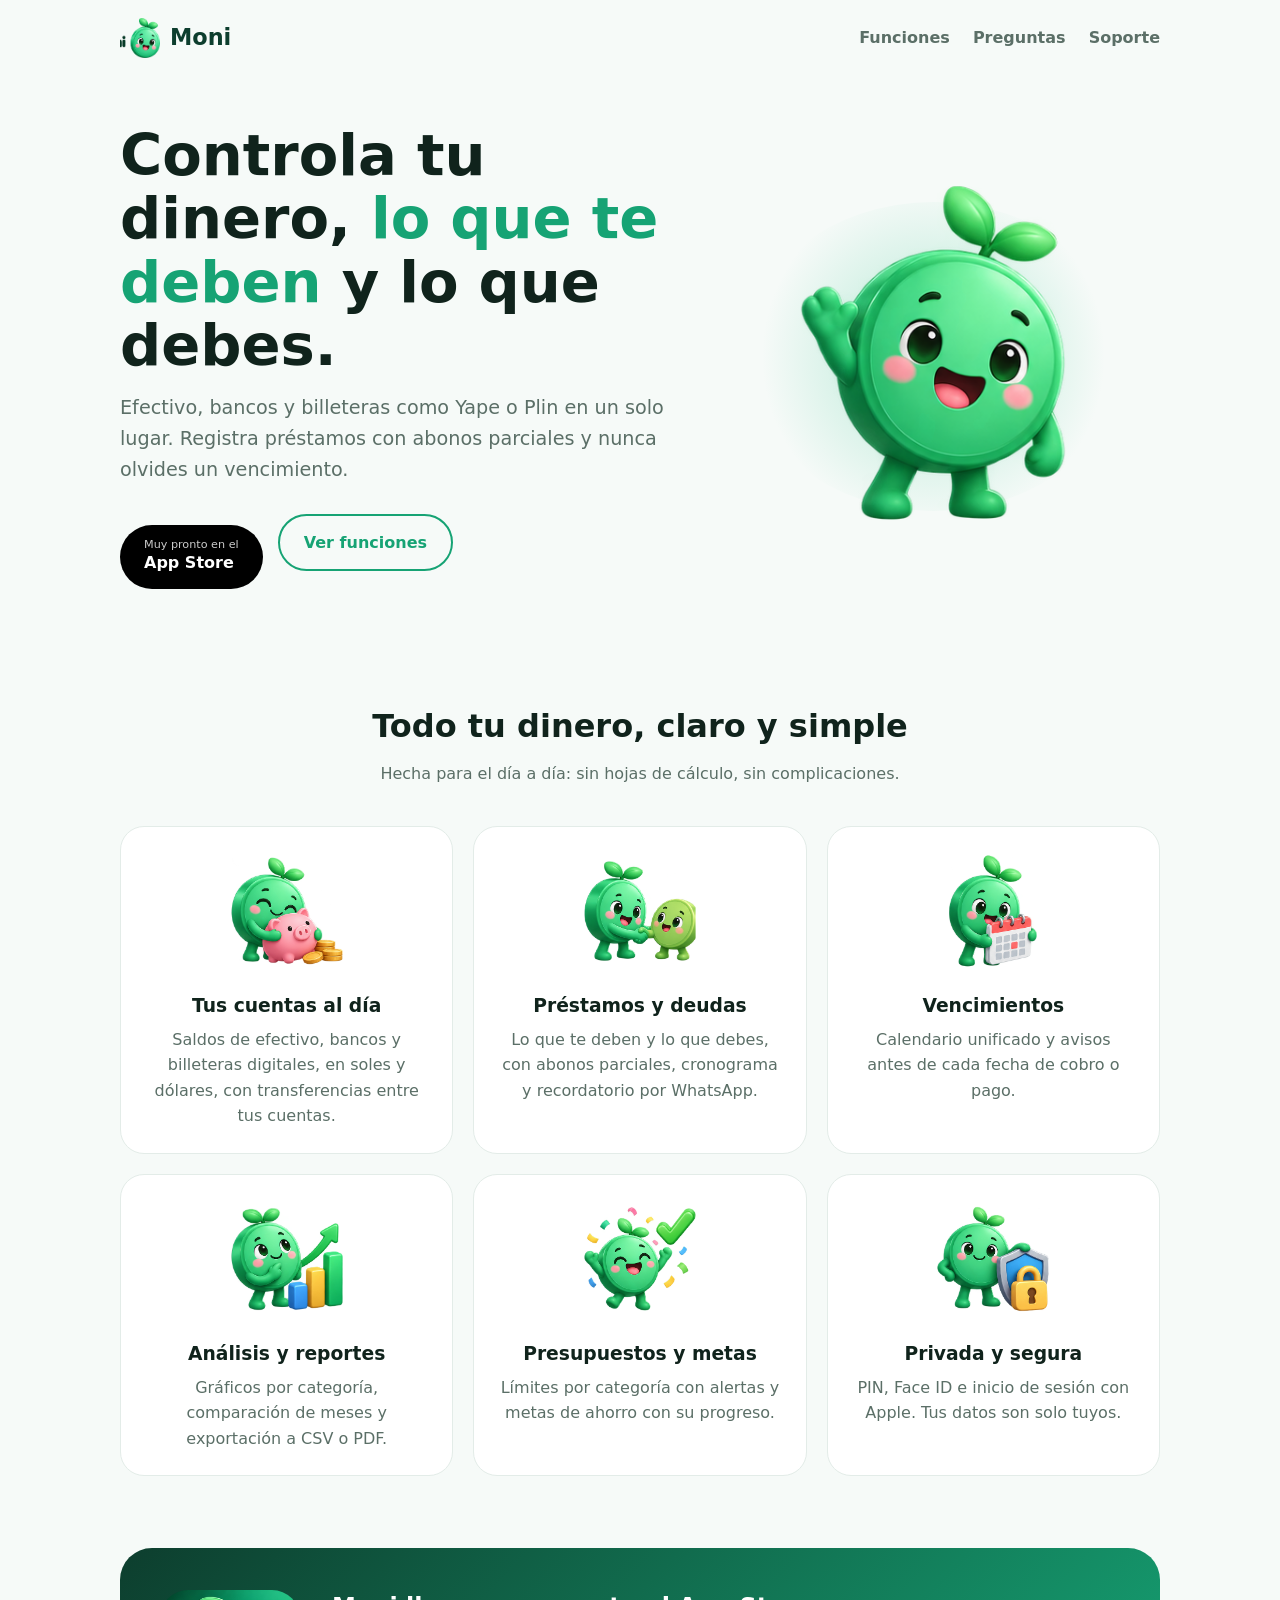
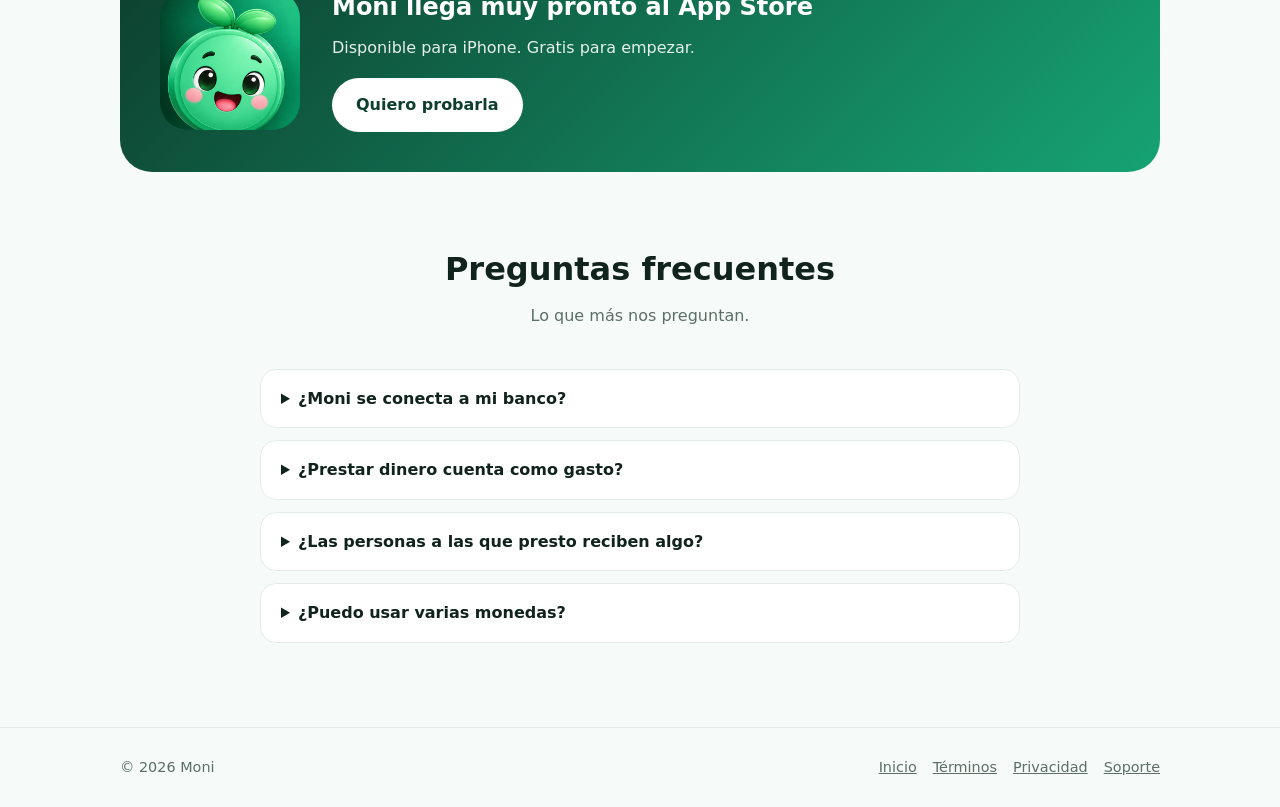
<file: index.html>
<!doctype html>
<html lang="es">
<head>
  <meta charset="utf-8">
  <meta name="viewport" content="width=device-width, initial-scale=1">
  <title>Moni – Gastos y Préstamos</title>
  <meta name="description" content="Moni es la app para controlar tu dinero, lo que te deben y lo que debes. Cuentas, préstamos con abonos parciales, vencimientos y presupuestos.">
  <meta property="og:title" content="Moni – Gastos y Préstamos">
  <meta property="og:description" content="Controla tu dinero, lo que te deben y lo que debes.">
  <meta property="og:image" content="/assets/mascot_welcome.png">
  <meta name="theme-color" content="#16a374">
  <link rel="icon" type="image/png" href="/assets/favicon.png">
  <link rel="apple-touch-icon" href="/assets/apple-touch-icon.png">
  <link rel="stylesheet" href="/styles.css">
</head>
<body>
  <header>
    <div class="wrap">
      <a class="brand" href="/"><img src="/assets/logo_isotipo.png" alt="">Moni</a>
      <nav>
        <a href="#funciones">Funciones</a>
        <a href="#preguntas">Preguntas</a>
        <a href="/soporte.html">Soporte</a>
      </nav>
    </div>
  </header>

  <main>
    <section class="hero">
      <div class="wrap">
        <div>
          <h1>Controla tu dinero, <span>lo que te deben</span> y lo que debes.</h1>
          <p>Efectivo, bancos y billeteras como Yape o Plin en un solo lugar. Registra préstamos con abonos parciales y nunca olvides un vencimiento.</p>
          <a class="btn" href="#descargar"> <span><small>Muy pronto en el</small>App Store</span></a>
          <a class="btn secondary" href="#funciones">Ver funciones</a>
        </div>
        <div class="hero-art">
          <img src="/assets/mascot_welcome.png" alt="Moni, la mascota de la app, saludando">
        </div>
      </div>
    </section>

    <section class="features" id="funciones">
      <div class="wrap">
        <h2>Todo tu dinero, claro y simple</h2>
        <p class="subtitle">Hecha para el día a día: sin hojas de cálculo, sin complicaciones.</p>
        <div class="grid">
          <div class="card">
            <img src="/assets/mascot_saving.png" alt="">
            <h3>Tus cuentas al día</h3>
            <p>Saldos de efectivo, bancos y billeteras digitales, en soles y dólares, con transferencias entre tus cuentas.</p>
          </div>
          <div class="card">
            <img src="/assets/mascot_loans.png" alt="">
            <h3>Préstamos y deudas</h3>
            <p>Lo que te deben y lo que debes, con abonos parciales, cronograma y recordatorio por WhatsApp.</p>
          </div>
          <div class="card">
            <img src="/assets/mascot_calendar.png" alt="">
            <h3>Vencimientos</h3>
            <p>Calendario unificado y avisos antes de cada fecha de cobro o pago.</p>
          </div>
          <div class="card">
            <img src="/assets/mascot_analysis.png" alt="">
            <h3>Análisis y reportes</h3>
            <p>Gráficos por categoría, comparación de meses y exportación a CSV o PDF.</p>
          </div>
          <div class="card">
            <img src="/assets/mascot_success.png" alt="">
            <h3>Presupuestos y metas</h3>
            <p>Límites por categoría con alertas y metas de ahorro con su progreso.</p>
          </div>
          <div class="card">
            <img src="/assets/mascot_security.png" alt="">
            <h3>Privada y segura</h3>
            <p>PIN, Face ID e inicio de sesión con Apple. Tus datos son solo tuyos.</p>
          </div>
        </div>
      </div>
    </section>

    <section class="cta" id="descargar">
      <img src="/assets/appicon.png" alt="Ícono de Moni" style="border-radius: 28px">
      <div>
        <h2>Moni llega muy pronto al App Store</h2>
        <p>Disponible para iPhone. Gratis para empezar.</p>
        <a class="btn" href="mailto:carlos.jesus.ordaz.hoyos@gmail.com?subject=Quiero%20probar%20Moni">Quiero probarla</a>
      </div>
    </section>

    <section class="faq" id="preguntas">
      <div class="wrap">
        <h2>Preguntas frecuentes</h2>
        <p class="subtitle">Lo que más nos preguntan.</p>
        <details>
          <summary>¿Moni se conecta a mi banco?</summary>
          <p>No. Tú registras tus movimientos o los importas desde el CSV de tu banco. Nunca pedimos tus claves bancarias.</p>
        </details>
        <details>
          <summary>¿Prestar dinero cuenta como gasto?</summary>
          <p>No. Prestar reduce tu cuenta y aumenta lo que te deben; recibir un préstamo no es un ingreso. Así tus reportes reflejan la realidad.</p>
        </details>
        <details>
          <summary>¿Las personas a las que presto reciben algo?</summary>
          <p>No. Tus contactos y recordatorios son privados; solo se envía un mensaje si tú decides compartirlo por WhatsApp.</p>
        </details>
        <details>
          <summary>¿Puedo usar varias monedas?</summary>
          <p>Sí. Puedes tener cuentas en soles, dólares y otras monedas, y registrar transferencias con tipo de cambio.</p>
        </details>
      </div>
    </section>
  </main>

  <footer>
    <div class="wrap">
      <span>© 2026 Moni</span>
      <span><a href="/">Inicio</a><a href="/terminos">Términos</a><a href="/privacidad">Privacidad</a><a href="/soporte">Soporte</a></span>
    </div>
  </footer>
</body>
</html>
</file>
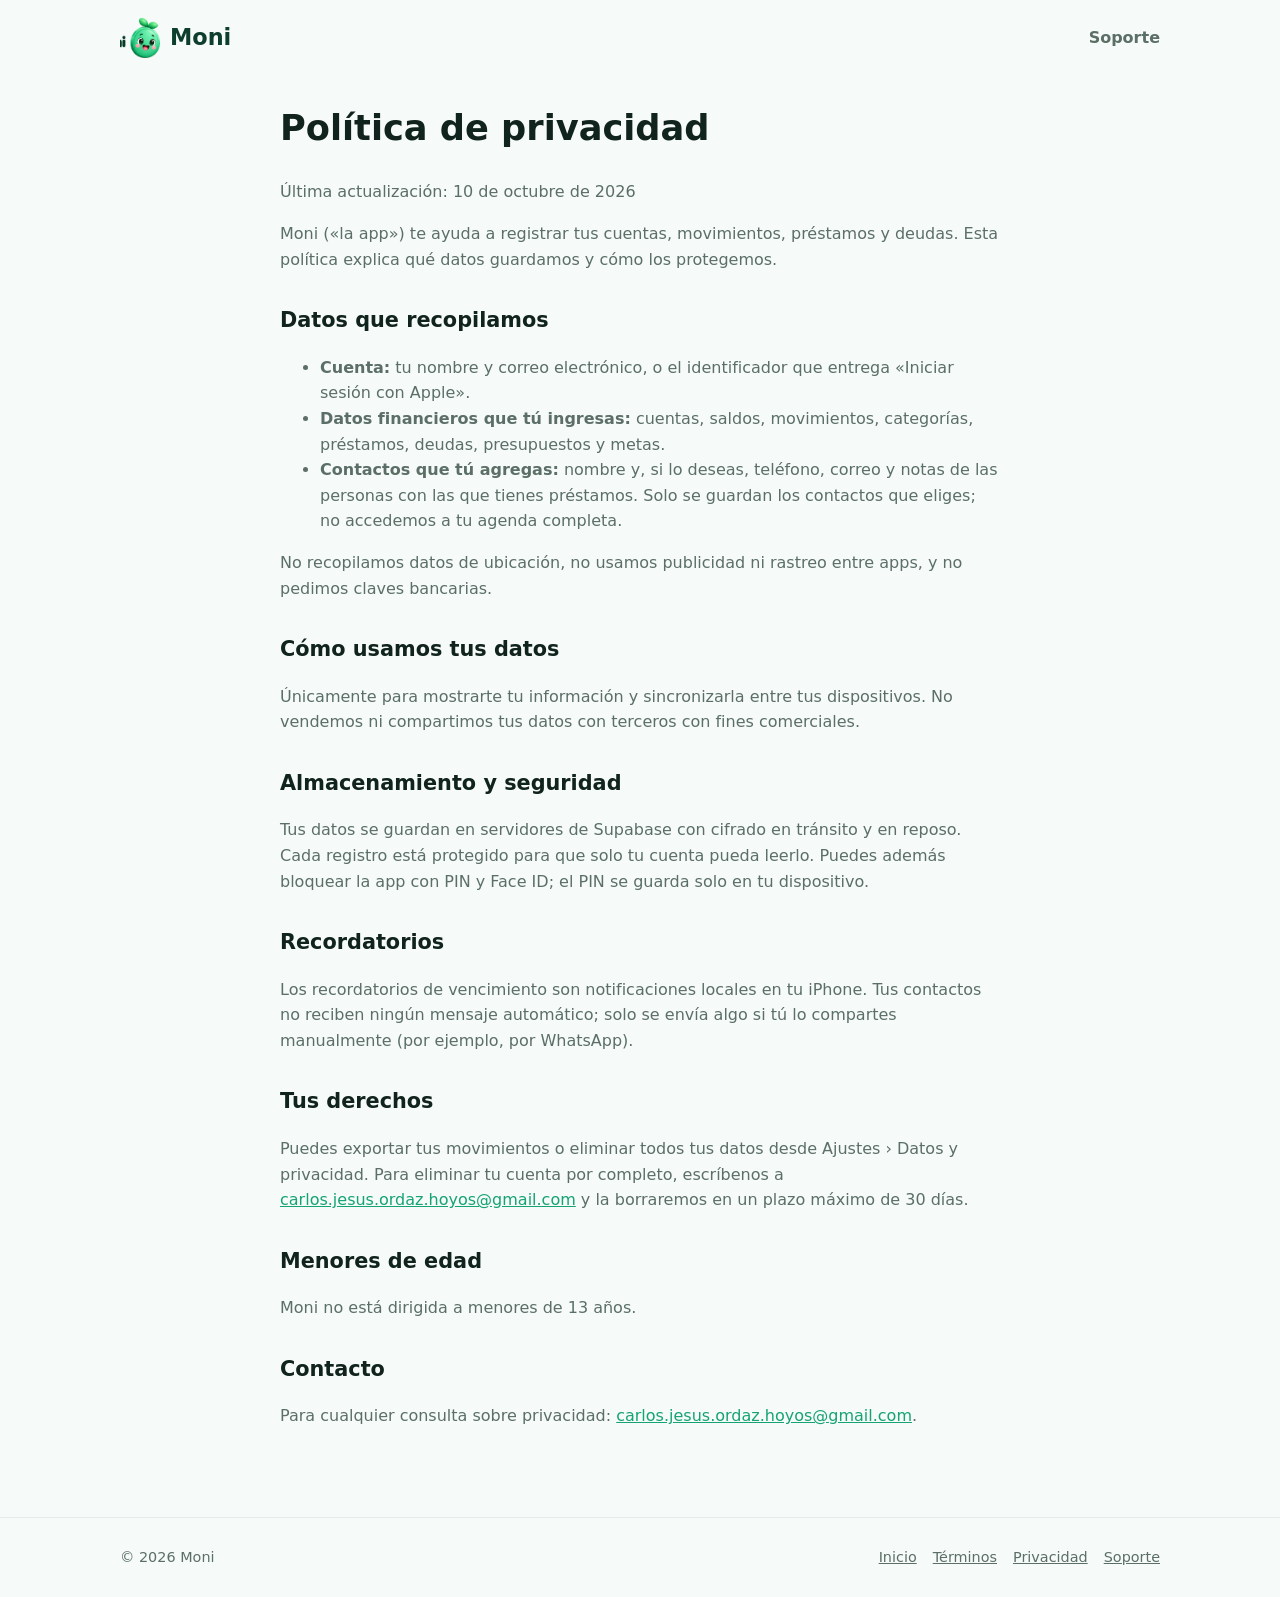
<file: privacidad.html>
<!doctype html>
<html lang="es">
<head>
  <meta charset="utf-8">
  <meta name="viewport" content="width=device-width, initial-scale=1">
  <title>Política de privacidad – Moni</title>
  <meta name="theme-color" content="#16a374">
  <link rel="icon" type="image/png" href="/assets/favicon.png">
  <link rel="stylesheet" href="/styles.css">
</head>
<body>
  <header>
    <div class="wrap">
      <a class="brand" href="/"><img src="/assets/logo_isotipo.png" alt="">Moni</a>
      <nav><a href="/soporte.html">Soporte</a></nav>
    </div>
  </header>

  <main class="wrap legal">
    <h1>Política de privacidad</h1>
    <p>Última actualización: 10 de octubre de 2026</p>

    <p>Moni («la app») te ayuda a registrar tus cuentas, movimientos, préstamos y deudas. Esta política explica qué datos guardamos y cómo los protegemos.</p>

    <h2>Datos que recopilamos</h2>
    <ul>
      <li><strong>Cuenta:</strong> tu nombre y correo electrónico, o el identificador que entrega «Iniciar sesión con Apple».</li>
      <li><strong>Datos financieros que tú ingresas:</strong> cuentas, saldos, movimientos, categorías, préstamos, deudas, presupuestos y metas.</li>
      <li><strong>Contactos que tú agregas:</strong> nombre y, si lo deseas, teléfono, correo y notas de las personas con las que tienes préstamos. Solo se guardan los contactos que eliges; no accedemos a tu agenda completa.</li>
    </ul>
    <p>No recopilamos datos de ubicación, no usamos publicidad ni rastreo entre apps, y no pedimos claves bancarias.</p>

    <h2>Cómo usamos tus datos</h2>
    <p>Únicamente para mostrarte tu información y sincronizarla entre tus dispositivos. No vendemos ni compartimos tus datos con terceros con fines comerciales.</p>

    <h2>Almacenamiento y seguridad</h2>
    <p>Tus datos se guardan en servidores de Supabase con cifrado en tránsito y en reposo. Cada registro está protegido para que solo tu cuenta pueda leerlo. Puedes además bloquear la app con PIN y Face ID; el PIN se guarda solo en tu dispositivo.</p>

    <h2>Recordatorios</h2>
    <p>Los recordatorios de vencimiento son notificaciones locales en tu iPhone. Tus contactos no reciben ningún mensaje automático; solo se envía algo si tú lo compartes manualmente (por ejemplo, por WhatsApp).</p>

    <h2>Tus derechos</h2>
    <p>Puedes exportar tus movimientos o eliminar todos tus datos desde Ajustes › Datos y privacidad. Para eliminar tu cuenta por completo, escríbenos a <a href="mailto:carlos.jesus.ordaz.hoyos@gmail.com">carlos.jesus.ordaz.hoyos@gmail.com</a> y la borraremos en un plazo máximo de 30 días.</p>

    <h2>Menores de edad</h2>
    <p>Moni no está dirigida a menores de 13 años.</p>

    <h2>Contacto</h2>
    <p>Para cualquier consulta sobre privacidad: <a href="mailto:carlos.jesus.ordaz.hoyos@gmail.com">carlos.jesus.ordaz.hoyos@gmail.com</a>.</p>
  </main>

  <footer>
    <div class="wrap">
      <span>© 2026 Moni</span>
      <span><a href="/">Inicio</a><a href="/terminos">Términos</a><a href="/privacidad">Privacidad</a><a href="/soporte">Soporte</a></span>
    </div>
  </footer>
</body>
</html>
</file>
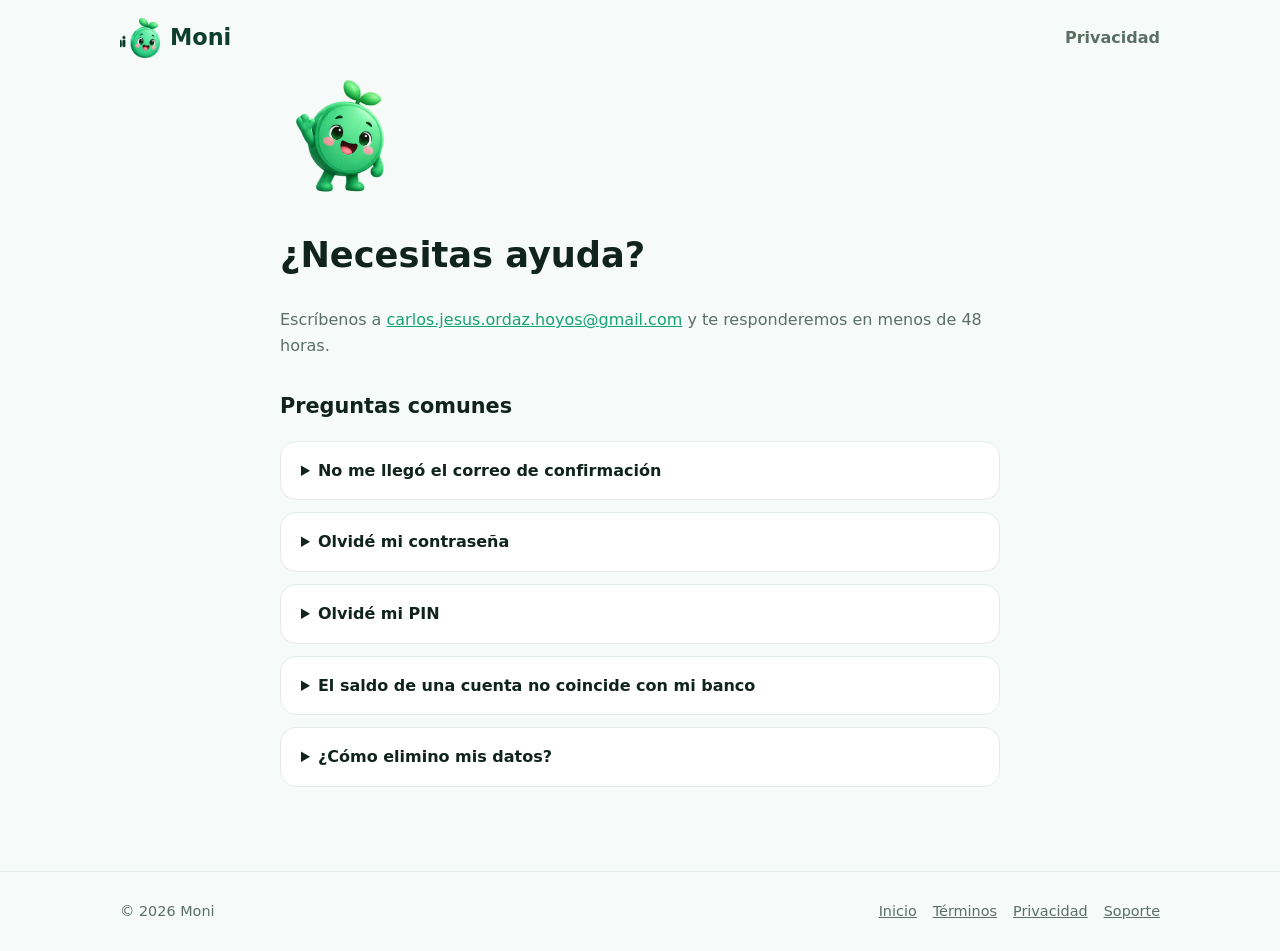
<file: soporte.html>
<!doctype html>
<html lang="es">
<head>
  <meta charset="utf-8">
  <meta name="viewport" content="width=device-width, initial-scale=1">
  <title>Soporte – Moni</title>
  <meta name="theme-color" content="#16a374">
  <link rel="icon" type="image/png" href="/assets/favicon.png">
  <link rel="stylesheet" href="/styles.css">
</head>
<body>
  <header>
    <div class="wrap">
      <a class="brand" href="/"><img src="/assets/logo_isotipo.png" alt="">Moni</a>
      <nav><a href="/privacidad.html">Privacidad</a></nav>
    </div>
  </header>

  <main class="wrap legal">
    <img src="/assets/mascot_welcome.png" alt="" width="120">
    <h1>¿Necesitas ayuda?</h1>
    <p>Escríbenos a <a href="mailto:carlos.jesus.ordaz.hoyos@gmail.com?subject=Soporte%20Moni">carlos.jesus.ordaz.hoyos@gmail.com</a> y te responderemos en menos de 48 horas.</p>

    <h2>Preguntas comunes</h2>
    <details>
      <summary>No me llegó el correo de confirmación</summary>
      <p>Revisa tu carpeta de spam o promociones. También puedes entrar con «Continuar con Apple».</p>
    </details>
    <details>
      <summary>Olvidé mi contraseña</summary>
      <p>En «Iniciar sesión», toca «¿Olvidaste tu contraseña?» y te enviaremos un enlace para restablecerla.</p>
    </details>
    <details>
      <summary>Olvidé mi PIN</summary>
      <p>En la pantalla de desbloqueo toca «Cerrar sesión» y vuelve a ingresar con tu correo o con Apple. Tus datos siguen guardados en tu cuenta.</p>
    </details>
    <details>
      <summary>El saldo de una cuenta no coincide con mi banco</summary>
      <p>Entra a la cuenta y usa «Ajustar saldo». Se registra como ajuste, no como gasto ni ingreso.</p>
    </details>
    <details>
      <summary>¿Cómo elimino mis datos?</summary>
      <p>En Ajustes › Datos y privacidad › Eliminar todos mis datos. Para borrar tu cuenta por completo, escríbenos por correo.</p>
    </details>
  </main>

  <footer>
    <div class="wrap">
      <span>© 2026 Moni</span>
      <span><a href="/">Inicio</a><a href="/terminos">Términos</a><a href="/privacidad">Privacidad</a><a href="/soporte">Soporte</a></span>
    </div>
  </footer>
</body>
</html>
</file>
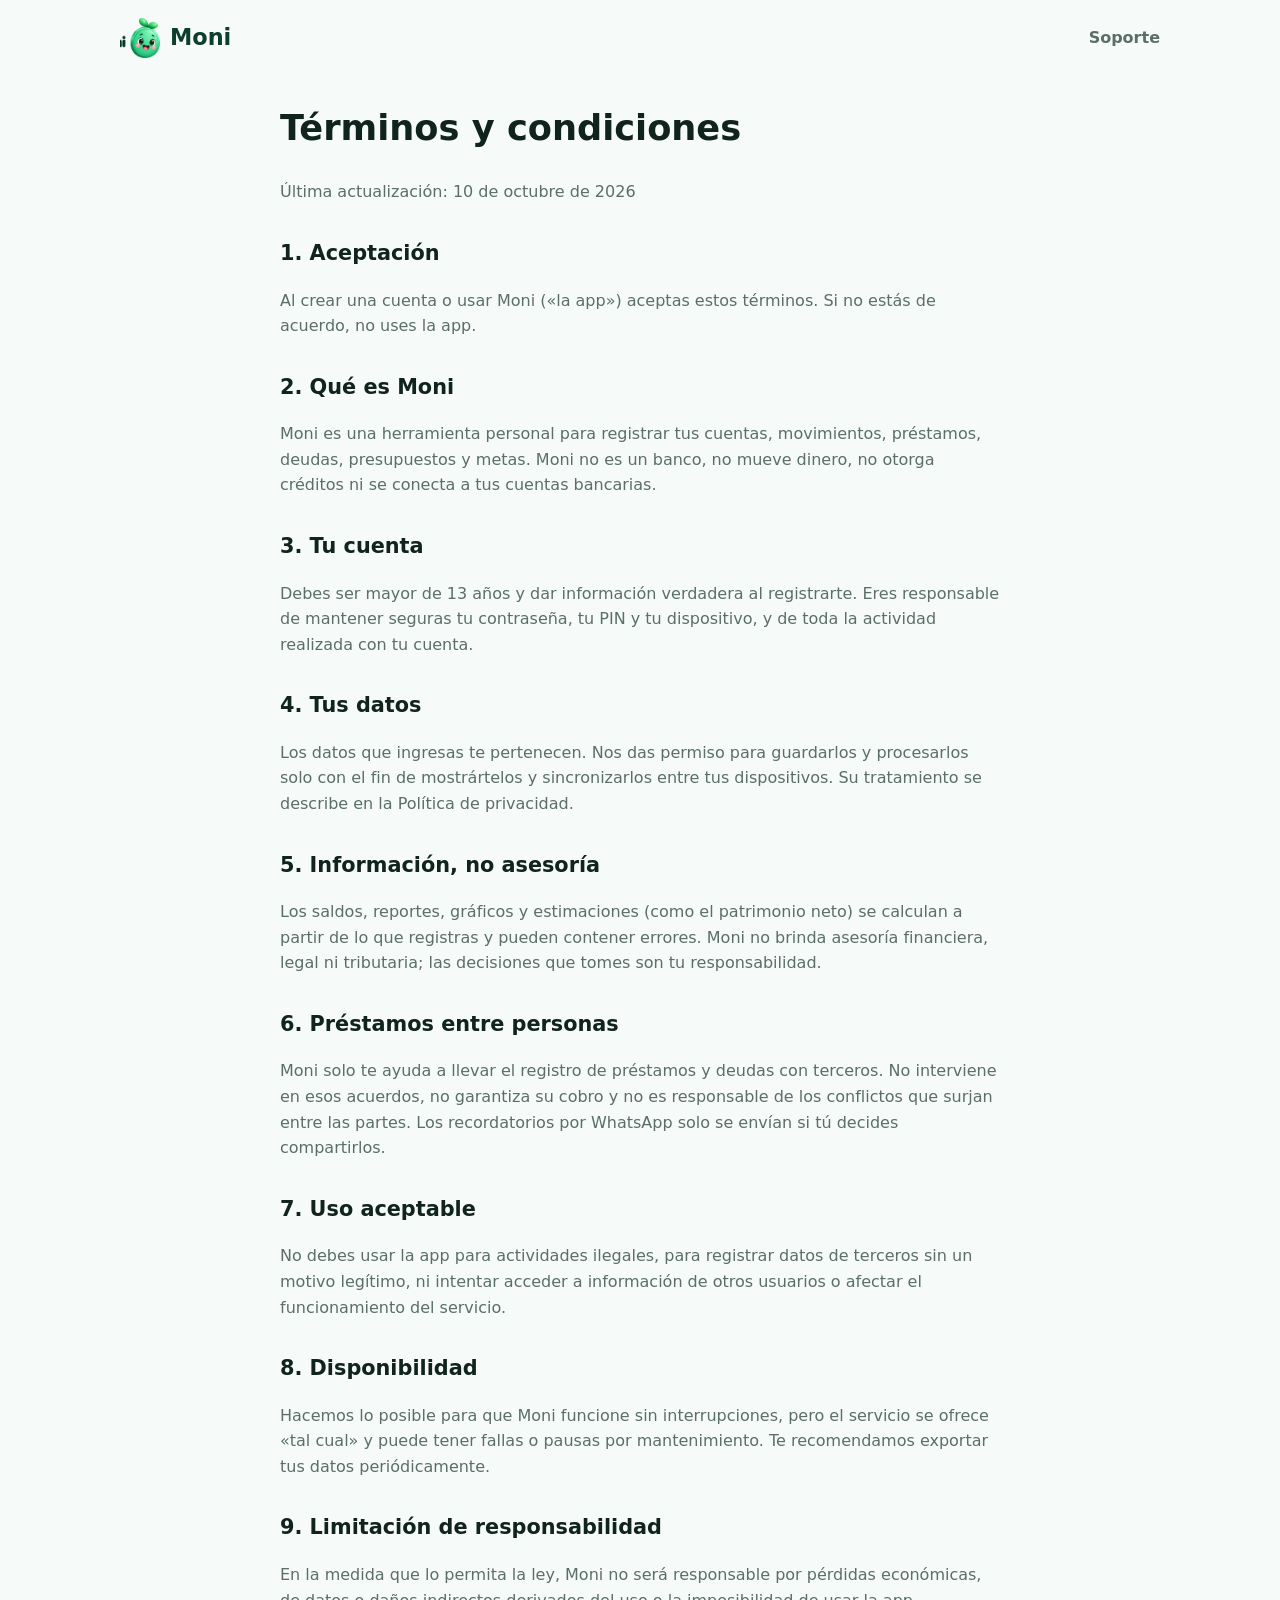
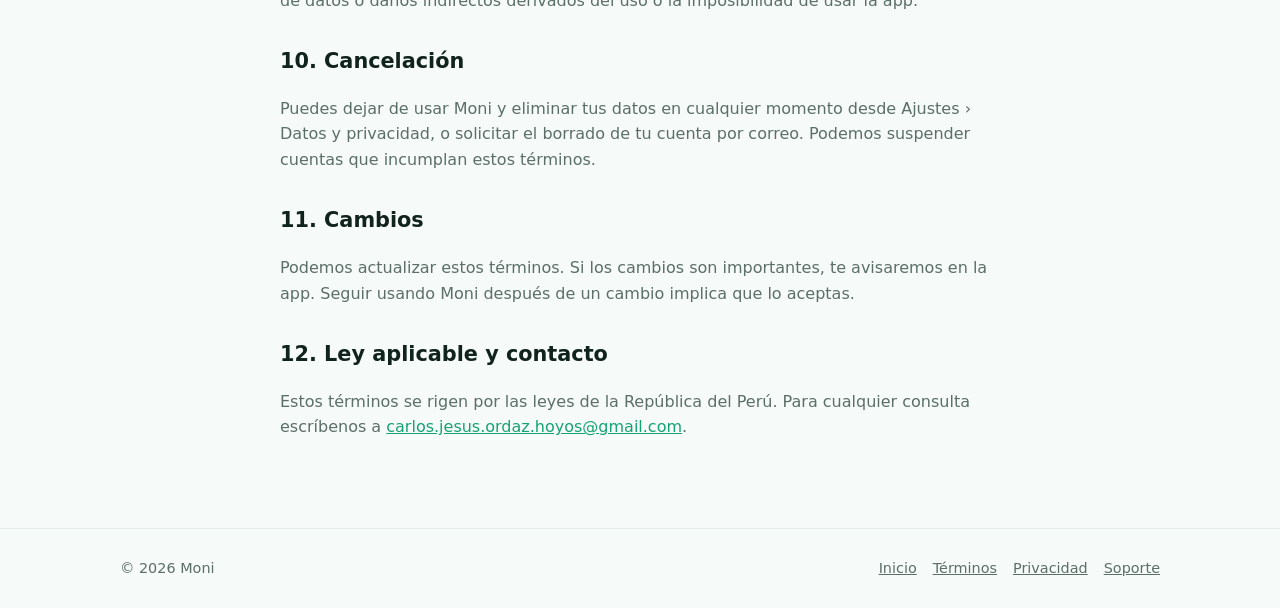
<file: terminos.html>
<!doctype html>
<html lang="es">
<head>
  <meta charset="utf-8">
  <meta name="viewport" content="width=device-width, initial-scale=1">
  <title>Términos y condiciones – Moni</title>
  <meta name="theme-color" content="#16a374">
  <link rel="icon" type="image/png" href="/assets/favicon.png">
  <link rel="stylesheet" href="/styles.css">
</head>
<body>
  <header>
    <div class="wrap">
      <a class="brand" href="/"><img src="/assets/logo_isotipo.png" alt="">Moni</a>
      <nav><a href="/soporte.html">Soporte</a></nav>
    </div>
  </header>

  <main class="wrap legal">
    <h1>Términos y condiciones</h1>
    <p>Última actualización: 10 de octubre de 2026</p>

    <h2>1. Aceptación</h2>
    <p>Al crear una cuenta o usar Moni («la app») aceptas estos términos. Si no estás de acuerdo, no uses la app.</p>

    <h2>2. Qué es Moni</h2>
    <p>Moni es una herramienta personal para registrar tus cuentas, movimientos, préstamos, deudas, presupuestos y metas. Moni no es un banco, no mueve dinero, no otorga créditos ni se conecta a tus cuentas bancarias.</p>

    <h2>3. Tu cuenta</h2>
    <p>Debes ser mayor de 13 años y dar información verdadera al registrarte. Eres responsable de mantener seguras tu contraseña, tu PIN y tu dispositivo, y de toda la actividad realizada con tu cuenta.</p>

    <h2>4. Tus datos</h2>
    <p>Los datos que ingresas te pertenecen. Nos das permiso para guardarlos y procesarlos solo con el fin de mostrártelos y sincronizarlos entre tus dispositivos. Su tratamiento se describe en la Política de privacidad.</p>

    <h2>5. Información, no asesoría</h2>
    <p>Los saldos, reportes, gráficos y estimaciones (como el patrimonio neto) se calculan a partir de lo que registras y pueden contener errores. Moni no brinda asesoría financiera, legal ni tributaria; las decisiones que tomes son tu responsabilidad.</p>

    <h2>6. Préstamos entre personas</h2>
    <p>Moni solo te ayuda a llevar el registro de préstamos y deudas con terceros. No interviene en esos acuerdos, no garantiza su cobro y no es responsable de los conflictos que surjan entre las partes. Los recordatorios por WhatsApp solo se envían si tú decides compartirlos.</p>

    <h2>7. Uso aceptable</h2>
    <p>No debes usar la app para actividades ilegales, para registrar datos de terceros sin un motivo legítimo, ni intentar acceder a información de otros usuarios o afectar el funcionamiento del servicio.</p>

    <h2>8. Disponibilidad</h2>
    <p>Hacemos lo posible para que Moni funcione sin interrupciones, pero el servicio se ofrece «tal cual» y puede tener fallas o pausas por mantenimiento. Te recomendamos exportar tus datos periódicamente.</p>

    <h2>9. Limitación de responsabilidad</h2>
    <p>En la medida que lo permita la ley, Moni no será responsable por pérdidas económicas, de datos o daños indirectos derivados del uso o la imposibilidad de usar la app.</p>

    <h2>10. Cancelación</h2>
    <p>Puedes dejar de usar Moni y eliminar tus datos en cualquier momento desde Ajustes › Datos y privacidad, o solicitar el borrado de tu cuenta por correo. Podemos suspender cuentas que incumplan estos términos.</p>

    <h2>11. Cambios</h2>
    <p>Podemos actualizar estos términos. Si los cambios son importantes, te avisaremos en la app. Seguir usando Moni después de un cambio implica que lo aceptas.</p>

    <h2>12. Ley aplicable y contacto</h2>
    <p>Estos términos se rigen por las leyes de la República del Perú. Para cualquier consulta escríbenos a <a href="mailto:carlos.jesus.ordaz.hoyos@gmail.com">carlos.jesus.ordaz.hoyos@gmail.com</a>.</p>

  </main>

  <footer>
    <div class="wrap">
      <span>© 2026 Moni</span>
      <span><a href="/">Inicio</a><a href="/terminos">Términos</a><a href="/privacidad">Privacidad</a><a href="/soporte">Soporte</a></span>
    </div>
  </footer>
</body>
</html>
</file>
<file: styles.css>
:root {
  --green: #16a374;
  --green-light: #34c790;
  --green-dark: #0d3e2e;
  --bg: #f6faf8;
  --card: #ffffff;
  --text: #10231c;
  --muted: #5b6f67;
  --border: #e3ece8;
}

@media (prefers-color-scheme: dark) {
  :root {
    --bg: #0b1612;
    --card: #12221c;
    --text: #e8f3ee;
    --muted: #9db3aa;
    --border: #1f342c;
    --green-dark: #34c790;
  }
}

* { box-sizing: border-box; }

body {
  margin: 0;
  font-family: -apple-system, BlinkMacSystemFont, "SF Pro Rounded", "Nunito", system-ui, sans-serif;
  background: var(--bg);
  color: var(--text);
  line-height: 1.6;
}

a { color: var(--green); }

.wrap { max-width: 1080px; margin: 0 auto; padding: 0 20px; }

/* Header */
header { padding: 18px 0; }
header .wrap { display: flex; align-items: center; justify-content: space-between; gap: 12px; }
.brand { display: flex; align-items: center; gap: 10px; font-weight: 800; font-size: 1.4rem; color: var(--green-dark); text-decoration: none; }
.brand img { width: 40px; height: 40px; }
nav a { margin-left: 18px; color: var(--muted); text-decoration: none; font-weight: 600; }
nav a:hover { color: var(--green); }

/* Hero */
.hero { padding: 48px 0 72px; }
.hero .wrap { display: grid; grid-template-columns: 1.1fr 0.9fr; gap: 32px; align-items: center; }
.hero h1 { font-size: clamp(2.2rem, 5vw, 3.6rem); line-height: 1.1; margin: 0 0 16px; }
.hero h1 span { color: var(--green); }
.hero p { font-size: 1.2rem; color: var(--muted); margin: 0 0 28px; }
.hero-art { position: relative; text-align: center; }
.hero-art::before {
  content: ""; position: absolute; inset: 8% 8%; border-radius: 50%;
  background: radial-gradient(circle, rgba(52, 199, 144, .35), transparent 70%);
}
.hero-art img { position: relative; width: min(360px, 80%); animation: float 4s ease-in-out infinite; }
@keyframes float { 50% { transform: translateY(-12px); } }

.btn {
  display: inline-flex; align-items: center; gap: 10px;
  padding: 14px 24px; border-radius: 999px; font-weight: 700; text-decoration: none;
  background: #000; color: #fff;
}
.btn small { display: block; font-size: .7rem; font-weight: 500; opacity: .8; line-height: 1; }
.btn.secondary { background: transparent; color: var(--green); border: 2px solid var(--green); margin-left: 10px; }
.badge-soon { display: inline-block; margin-top: 12px; color: var(--muted); font-size: .9rem; }

/* Features */
.features { padding: 40px 0 72px; }
.features h2, .faq h2 { text-align: center; font-size: 2rem; margin: 0 0 8px; }
.subtitle { text-align: center; color: var(--muted); margin: 0 0 40px; }
.grid { display: grid; grid-template-columns: repeat(3, 1fr); gap: 20px; }
.card {
  background: var(--card); border: 1px solid var(--border); border-radius: 24px;
  padding: 24px; text-align: center;
}
.card img { width: 120px; height: 120px; object-fit: contain; }
.card h3 { margin: 12px 0 6px; }
.card p { margin: 0; color: var(--muted); }

/* CTA band */
.cta {
  margin: 0 auto 72px; max-width: 1040px; border-radius: 32px; padding: 40px;
  background: linear-gradient(135deg, #0d3e2e, #16a374); color: #fff;
  display: flex; align-items: center; gap: 32px;
}
.cta img { width: 140px; }
.cta h2 { margin: 0 0 8px; }
.cta p { margin: 0 0 18px; opacity: .9; }
.cta .btn { background: #fff; color: #0d3e2e; }

/* FAQ / legal */
.faq { padding: 0 0 72px; }
details { background: var(--card); border: 1px solid var(--border); border-radius: 16px; padding: 16px 20px; margin: 0 auto 12px; max-width: 760px; }
summary { font-weight: 700; cursor: pointer; }
details p { color: var(--muted); margin: 10px 0 0; }

.legal { max-width: 760px; padding-bottom: 72px; }
.legal h1 { font-size: 2.2rem; }
.legal h2 { margin-top: 32px; font-size: 1.3rem; }
.legal p, .legal li { color: var(--muted); }

footer { border-top: 1px solid var(--border); padding: 28px 0; color: var(--muted); font-size: .9rem; }
footer .wrap { display: flex; justify-content: space-between; flex-wrap: wrap; gap: 12px; }
footer a { color: var(--muted); margin-left: 16px; }

@media (max-width: 760px) {
  .hero .wrap { grid-template-columns: 1fr; text-align: center; }
  .hero-art { order: -1; }
  .grid { grid-template-columns: 1fr; }
  .cta { flex-direction: column; text-align: center; margin: 0 16px 56px; padding: 32px 24px; }
  nav a:not(:last-child) { display: none; }
  .btn.secondary { margin: 12px 0 0; }
}
</file>
